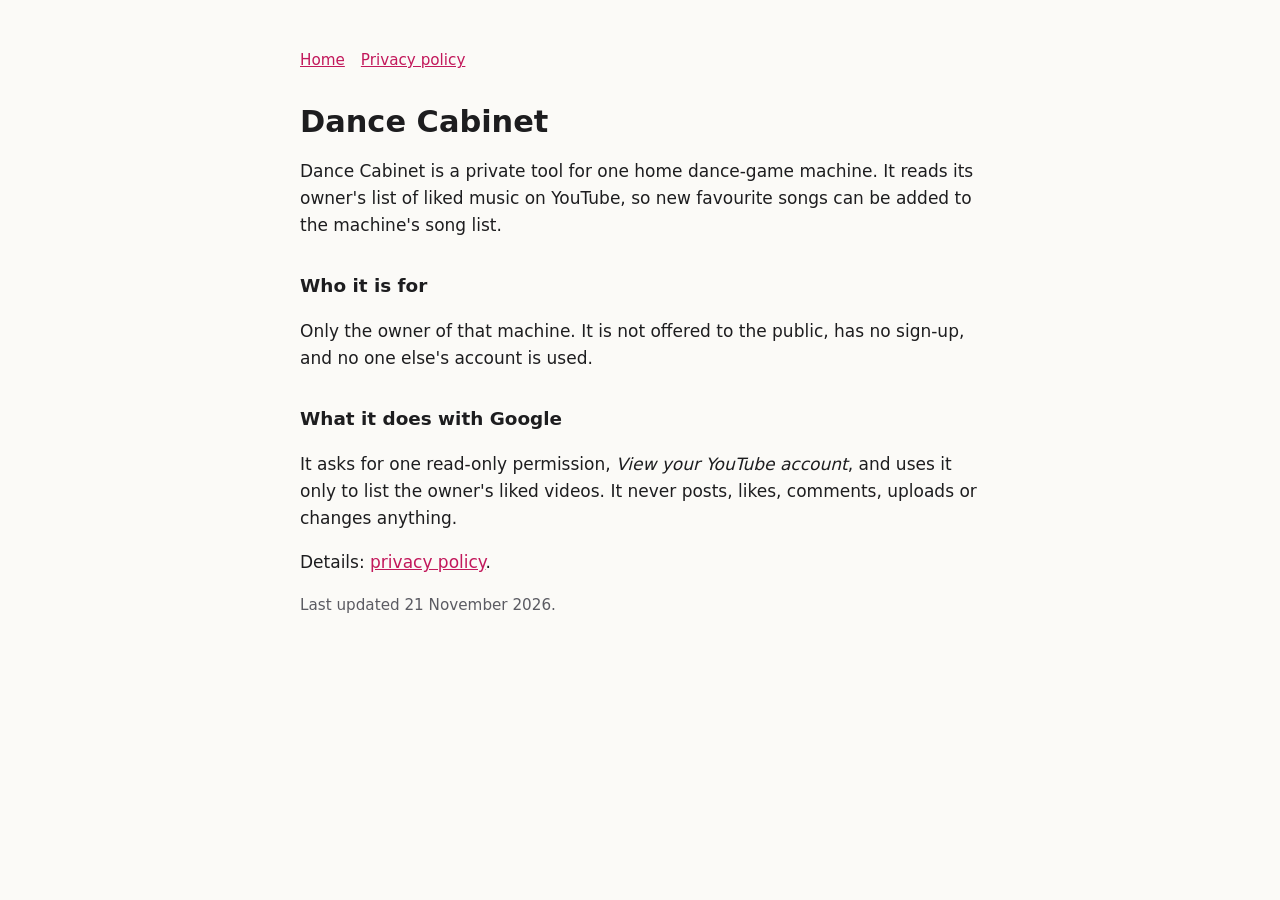
<file: index.html>
<!doctype html><html lang="en"><head><meta charset="utf-8"><meta name="viewport" content="width=device-width,initial-scale=1">
<title>Dance Cabinet</title><link rel="stylesheet" href="style.css"></head><body><main>
<nav><a href="./">Home</a><a href="privacy.html">Privacy policy</a></nav>
<h1>Dance Cabinet</h1>
<p>Dance Cabinet is a private tool for one home dance-game machine. It reads its owner's list of liked music on YouTube, so new favourite songs can be added to the machine's song list.</p>
<h2>Who it is for</h2>
<p>Only the owner of that machine. It is not offered to the public, has no sign-up, and no one else's account is used.</p>
<h2>What it does with Google</h2>
<p>It asks for one read-only permission, <em>View your YouTube account</em>, and uses it only to list the owner's liked videos. It never posts, likes, comments, uploads or changes anything.</p>
<p>Details: <a href="privacy.html">privacy policy</a>.</p>
<p class="muted">Last updated 21 November 2026.</p>
</main></body></html>
</file>
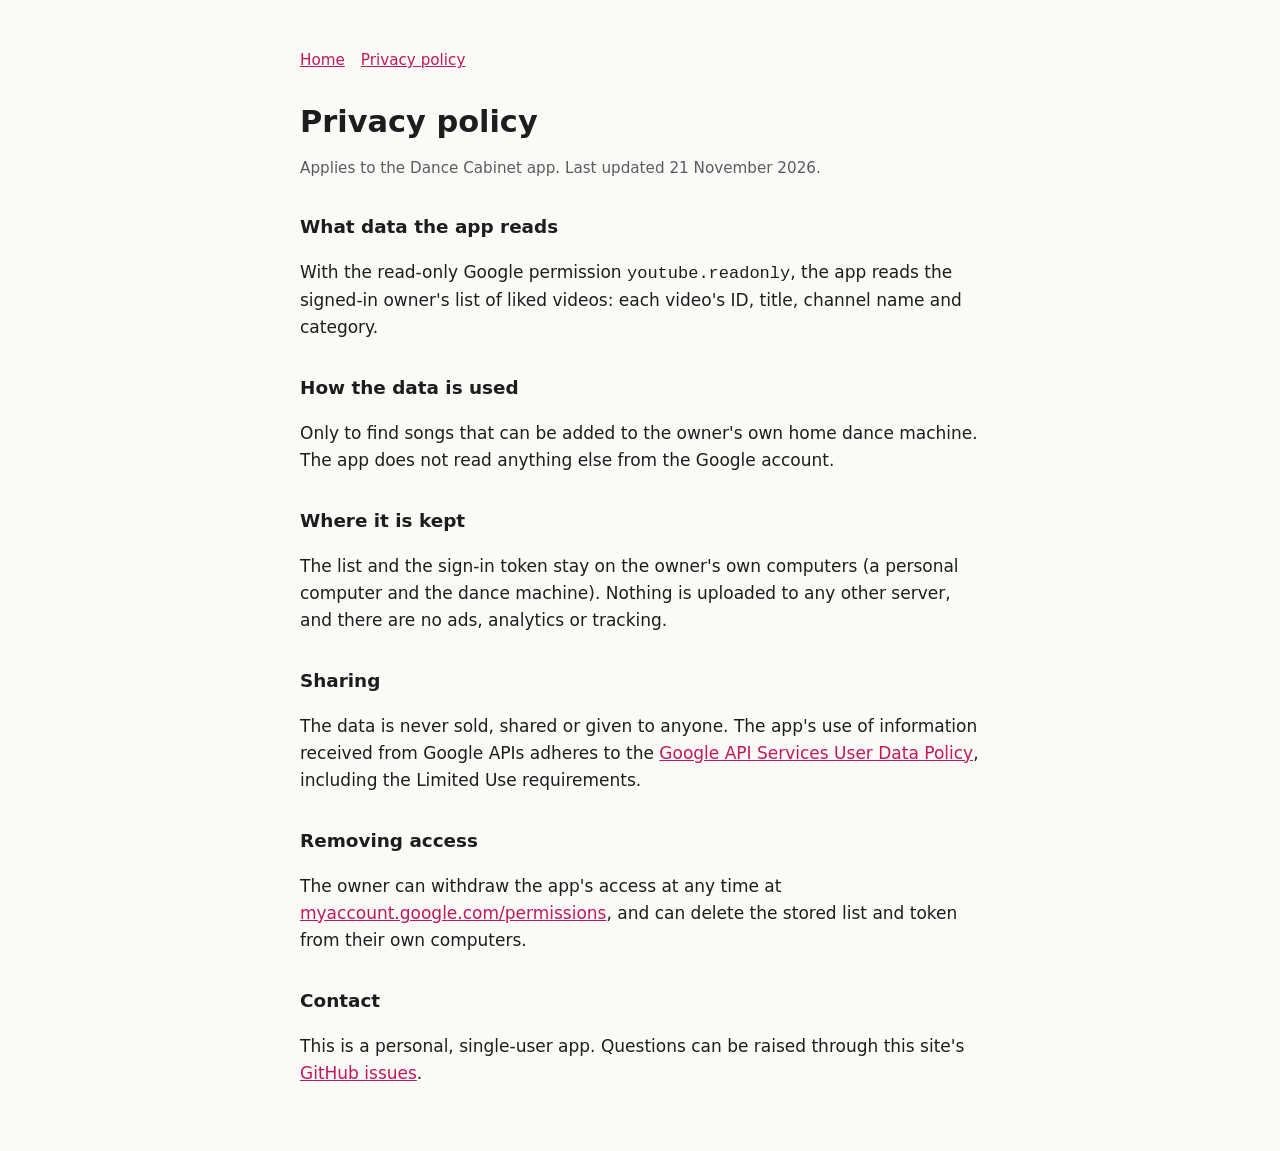
<file: privacy.html>
<!doctype html><html lang="en"><head><meta charset="utf-8"><meta name="viewport" content="width=device-width,initial-scale=1">
<title>Dance Cabinet privacy</title><link rel="stylesheet" href="style.css"></head><body><main>
<nav><a href="./">Home</a><a href="privacy.html">Privacy policy</a></nav>
<h1>Privacy policy</h1>
<p class="muted">Applies to the Dance Cabinet app. Last updated 21 November 2026.</p>
<h2>What data the app reads</h2>
<p>With the read-only Google permission <code>youtube.readonly</code>, the app reads the signed-in owner's list of liked videos: each video's ID, title, channel name and category.</p>
<h2>How the data is used</h2>
<p>Only to find songs that can be added to the owner's own home dance machine. The app does not read anything else from the Google account.</p>
<h2>Where it is kept</h2>
<p>The list and the sign-in token stay on the owner's own computers (a personal computer and the dance machine). Nothing is uploaded to any other server, and there are no ads, analytics or tracking.</p>
<h2>Sharing</h2>
<p>The data is never sold, shared or given to anyone. The app's use of information received from Google APIs adheres to the <a href="https://developers.google.com/terms/api-services-user-data-policy">Google API Services User Data Policy</a>, including the Limited Use requirements.</p>
<h2>Removing access</h2>
<p>The owner can withdraw the app's access at any time at <a href="https://myaccount.google.com/permissions">myaccount.google.com/permissions</a>, and can delete the stored list and token from their own computers.</p>
<h2>Contact</h2>
<p>This is a personal, single-user app. Questions can be raised through this site's <a href="https://github.com/wifidude/dance-cabinet-app/issues">GitHub issues</a>.</p>
</main></body></html>
</file>
<file: style.css>
:root{--bg:#fbfaf7;--fg:#1d1d1f;--muted:#5b5b62;--accent:#c2185b}
@media (prefers-color-scheme:dark){:root{--bg:#141417;--fg:#ececf0;--muted:#a3a3ad;--accent:#ff6f9c}}
body{margin:0;background:var(--bg);color:var(--fg);font:17px/1.6 system-ui,-apple-system,Segoe UI,sans-serif}
main{max-width:680px;margin:0 auto;padding:48px 16px}
h1{font-size:1.9rem;line-height:1.2;margin:0 0 .5rem}h2{font-size:1.15rem;margin:2rem 0 .4rem}
p,li{color:var(--fg)}.muted{color:var(--muted);font-size:.95rem}a{color:var(--accent)}
nav{margin-bottom:2rem;font-size:.95rem}nav a{margin-right:1rem}
</file>
